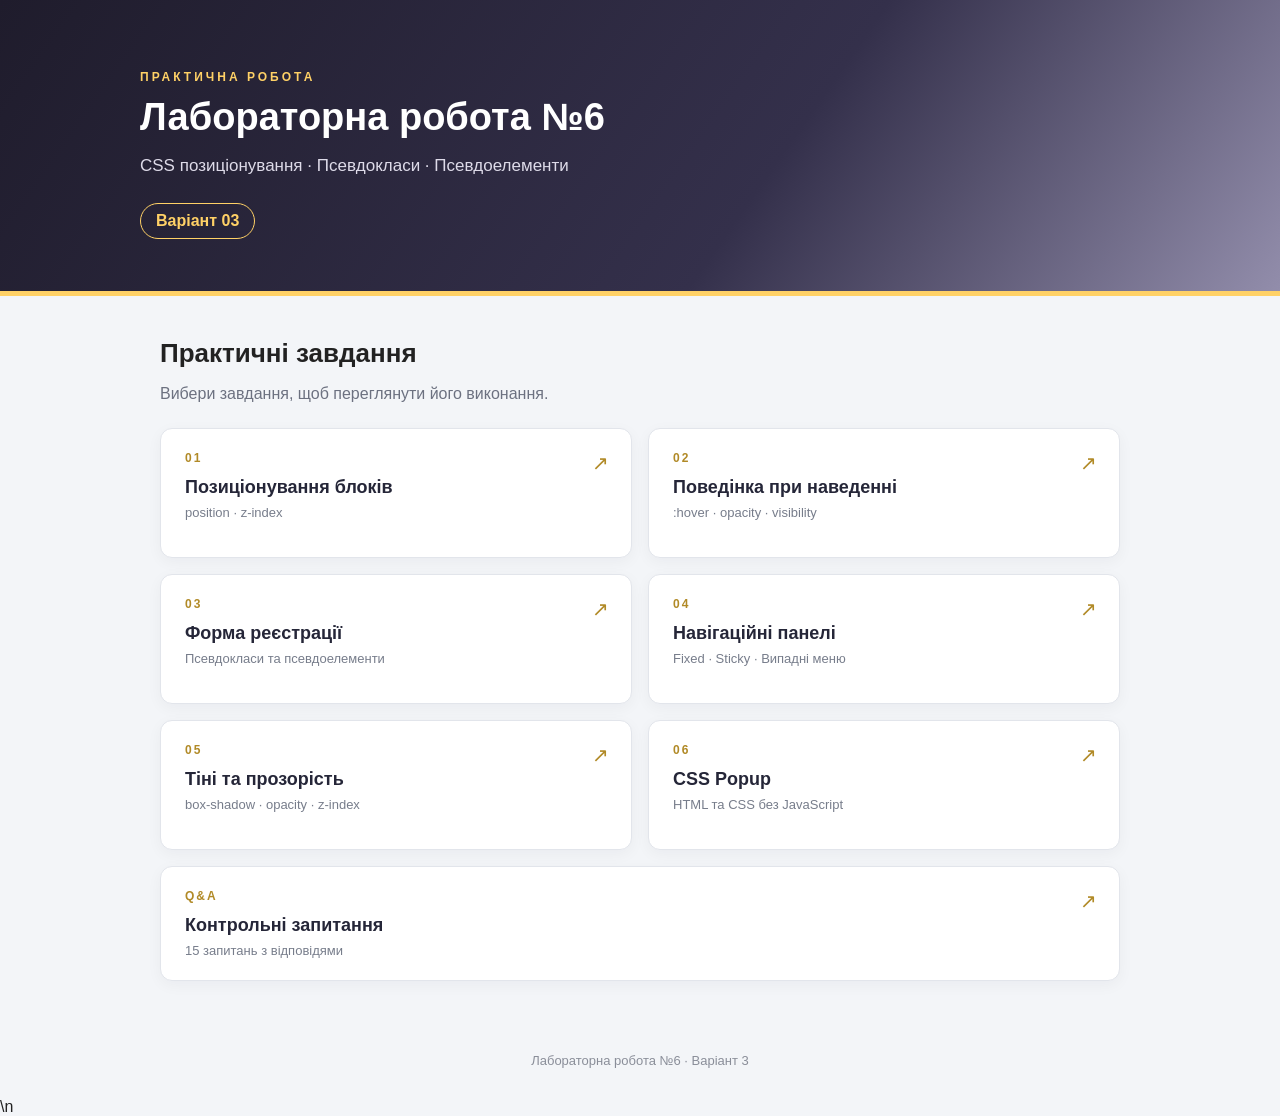
<file: lab6_v3/lab6_variant3/index.html>
<!DOCTYPE html>
<html lang="uk"><head><meta charset="UTF-8"><meta name="viewport" content="width=device-width, initial-scale=1.0"><title>Лабораторна №6 — Варіант 3</title><link rel="stylesheet" href="style.css"></head>
<body>
<header class="hero"><div class="hero-inner"><p class="eyebrow">ПРАКТИЧНА РОБОТА</p><h1>Лабораторна робота №6</h1><p class="hero-subtitle">CSS позиціонування · Псевдокласи · Псевдоелементи</p><span class="variant">Варіант 03</span></div></header>
<main class="home-wrap"><h2>Практичні завдання</h2><p class="home-note">Вибери завдання, щоб переглянути його виконання.</p>
<div class="task-grid">
<a class="task-card" href="task1.html"><span class="task-number">01</span><span class="task-name">Позиціонування блоків</span><span class="task-desc">position · z-index</span><span class="arrow">↗</span></a>
<a class="task-card" href="task2.html"><span class="task-number">02</span><span class="task-name">Поведінка при наведенні</span><span class="task-desc">:hover · opacity · visibility</span><span class="arrow">↗</span></a>
<a class="task-card" href="task3.html"><span class="task-number">03</span><span class="task-name">Форма реєстрації</span><span class="task-desc">Псевдокласи та псевдоелементи</span><span class="arrow">↗</span></a>
<a class="task-card" href="task4.html"><span class="task-number">04</span><span class="task-name">Навігаційні панелі</span><span class="task-desc">Fixed · Sticky · Випадні меню</span><span class="arrow">↗</span></a>
<a class="task-card" href="task5.html"><span class="task-number">05</span><span class="task-name">Тіні та прозорість</span><span class="task-desc">box-shadow · opacity · z-index</span><span class="arrow">↗</span></a>
<a class="task-card" href="task6.html"><span class="task-number">06</span><span class="task-name">CSS Popup</span><span class="task-desc">HTML та CSS без JavaScript</span><span class="arrow">↗</span></a>
<a class="task-card questions" href="control.html"><span class="task-number">Q&A</span><span class="task-name">Контрольні запитання</span><span class="task-desc">15 запитань з відповідями</span><span class="arrow">↗</span></a>
</div></main><footer class="footer">Лабораторна робота №6 · Варіант 3</footer></body></html>\n
</file>
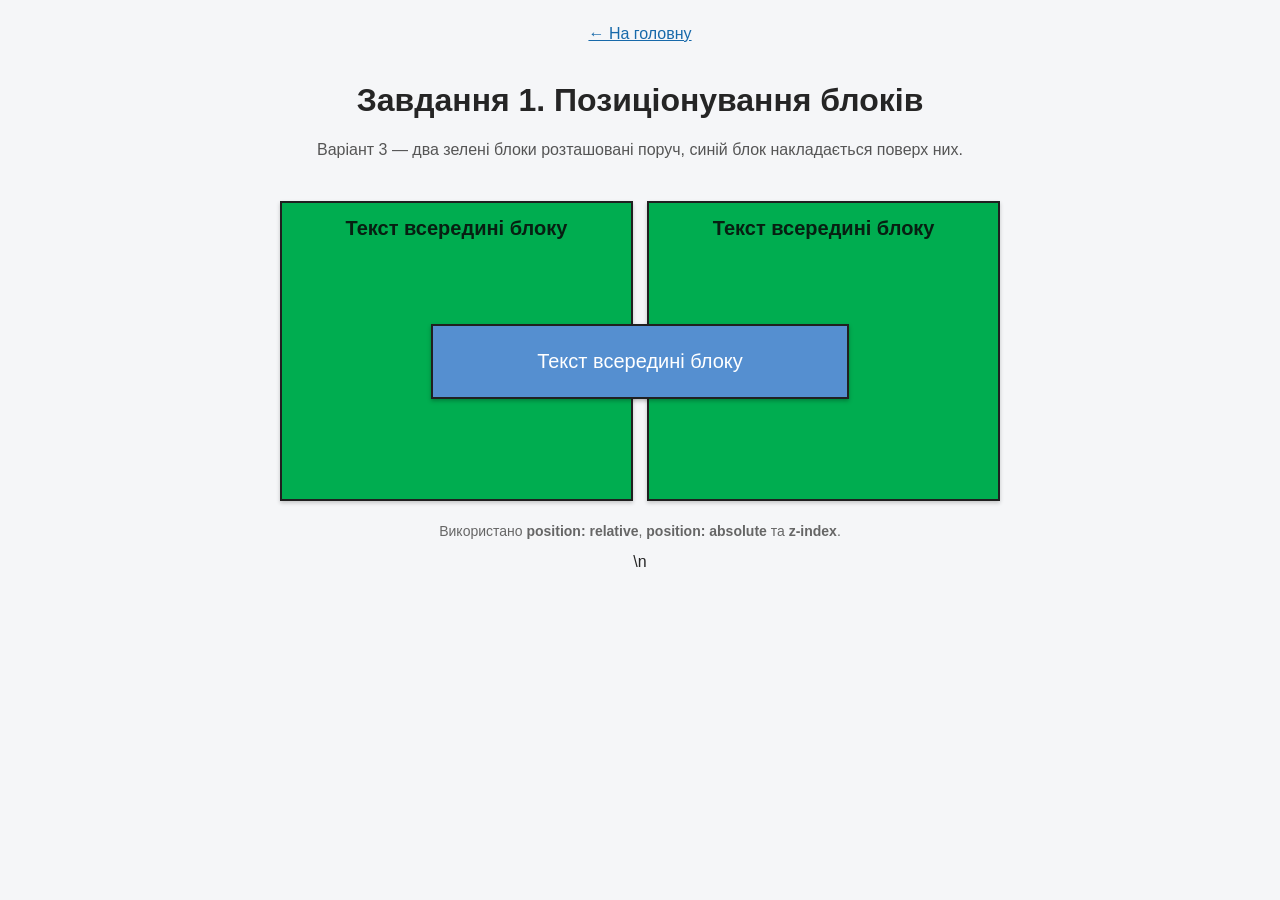
<file: lab6_v3/lab6_variant3/task1.html>
<!DOCTYPE html><html lang="uk"><head><meta charset="UTF-8"><meta name="viewport" content="width=device-width,initial-scale=1"><title>Завдання 1 — Варіант 3</title><link rel="stylesheet" href="task1.css"></head><body><a class="back" href="index.html">← На головну</a><h1>Завдання 1. Позиціонування блоків</h1><p class="intro">Варіант 3 — два зелені блоки розташовані поруч, синій блок накладається поверх них.</p><div class="example"><div class="green green-left">Текст всередині блоку</div><div class="green green-right">Текст всередині блоку</div><div class="blue">Текст всередині блоку</div></div><p class="hint">Використано <b>position: relative</b>, <b>position: absolute</b> та <b>z-index</b>.</p></body></html>\n
</file>
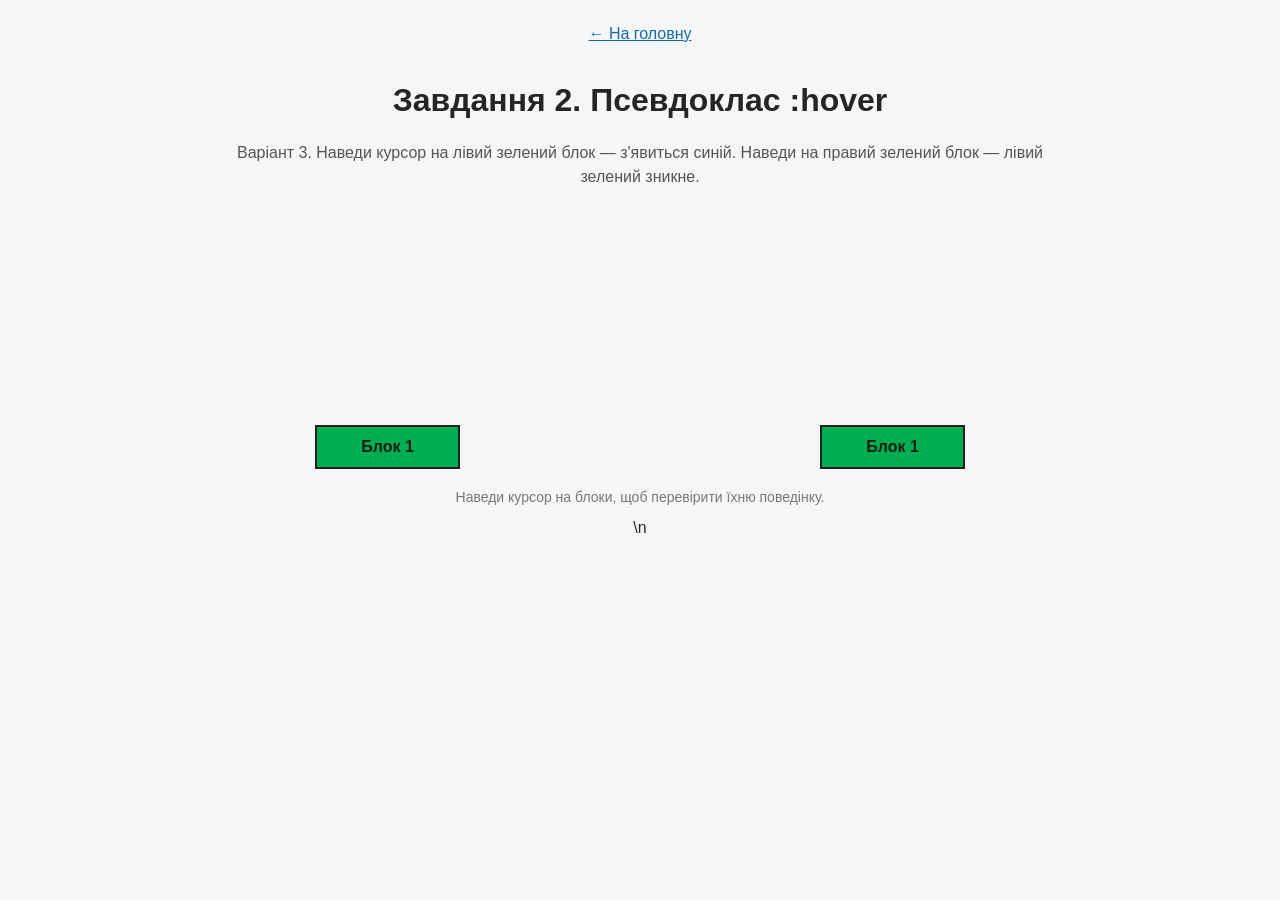
<file: lab6_v3/lab6_variant3/task2.html>
<!DOCTYPE html><html lang="uk"><head><meta charset="UTF-8"><meta name="viewport" content="width=device-width,initial-scale=1"><title>Завдання 2 — Варіант 3</title><link rel="stylesheet" href="task2.css"></head><body><a class="back" href="index.html">← На головну</a><h1>Завдання 2. Псевдоклас :hover</h1><p class="intro">Варіант 3. Наведи курсор на лівий зелений блок — з'явиться синій. Наведи на правий зелений блок — лівий зелений зникне.</p><div class="stage"><div class="block block-left">Блок 1</div><div class="block block-right">Блок 1</div><div class="block block-blue">Текст всередині<br>Блоку 2</div></div><p class="hint">Наведи курсор на блоки, щоб перевірити їхню поведінку.</p></body></html>\n
</file>
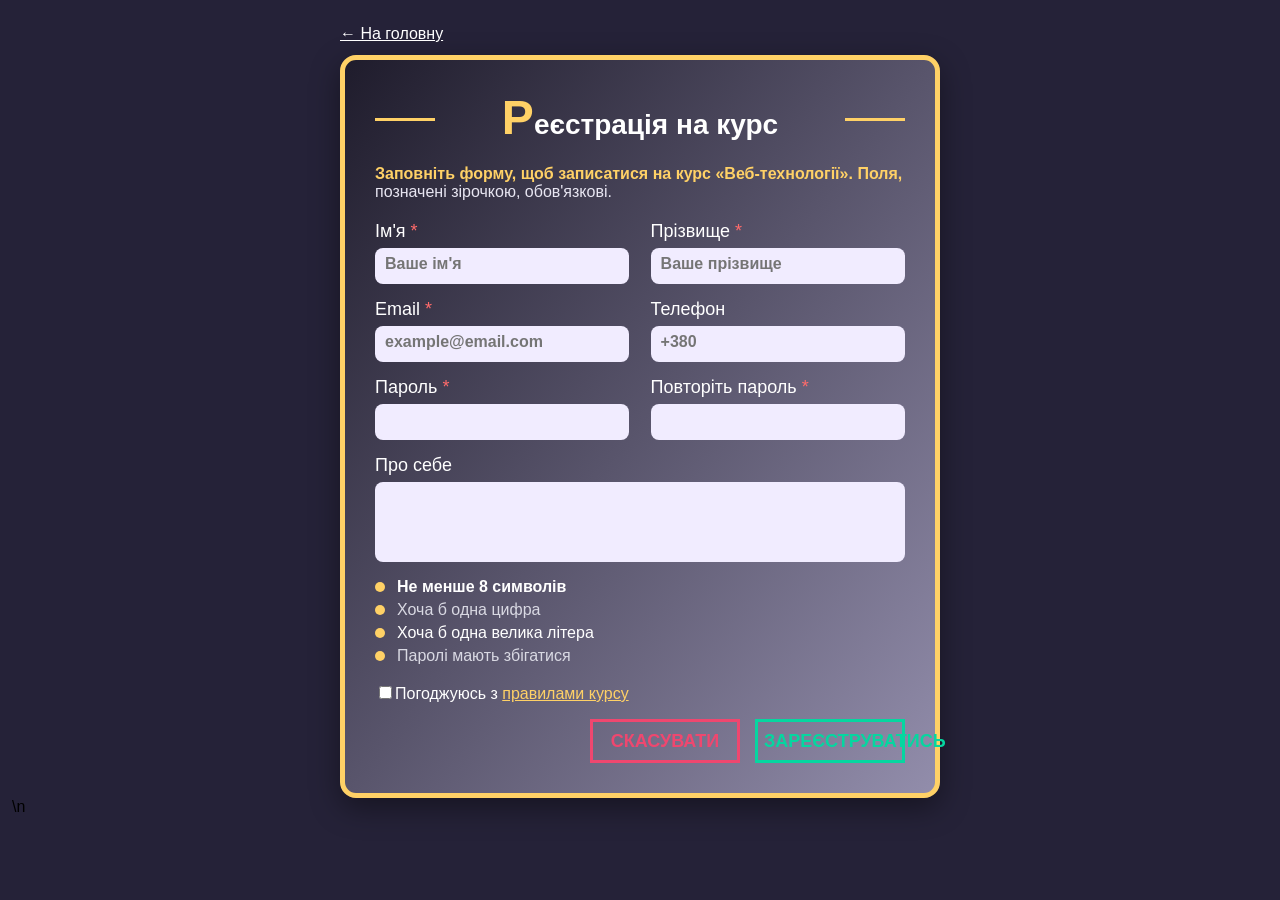
<file: lab6_v3/lab6_variant3/task3.html>
<!DOCTYPE html><html lang="uk"><head><meta charset="UTF-8"><meta name="viewport" content="width=device-width,initial-scale=1"><title>Реєстрація на курс</title><link rel="stylesheet" href="task3.css"></head><body><a class="back" href="index.html">← На головну</a><form class="form"><h1 class="form-title">Реєстрація на курс</h1><p class="form-intro">Заповніть форму, щоб записатися на курс «Веб-технології». Поля, позначені зірочкою, обов'язкові.</p>
<div class="form-fields">
<div class="form-group"><label class="form-label form-label--required" for="firstname">Ім'я</label><input class="form-input" type="text" id="firstname" placeholder="Ваше ім'я" required></div>
<div class="form-group"><label class="form-label form-label--required" for="lastname">Прізвище</label><input class="form-input" type="text" id="lastname" placeholder="Ваше прізвище" required></div>
<div class="form-group"><label class="form-label form-label--required" for="email">Email</label><input class="form-input" type="email" id="email" placeholder="example@email.com" required></div>
<div class="form-group"><label class="form-label" for="phone">Телефон</label><input class="form-input" type="tel" id="phone" placeholder="+380"></div>
<div class="form-group"><label class="form-label form-label--required" for="password">Пароль</label><input class="form-input form-input--password" type="password" id="password" required minlength="8"></div>
<div class="form-group"><label class="form-label form-label--required" for="password2">Повторіть пароль</label><input class="form-input form-input--password" type="password" id="password2" required></div>
</div>
<div class="form-group form-group--full"><label class="form-label" for="about">Про себе</label><textarea class="form-textarea" id="about"></textarea></div>
<ul class="form-hints"><li>Не менше 8 символів</li><li>Хоча б одна цифра</li><li>Хоча б одна велика літера</li><li>Паролі мають збігатися</li></ul>
<p class="form-rules"><input type="checkbox" id="agree" required><label for="agree">Погоджуюсь з <a class="rules-link" href="#rules">правилами курсу</a></label></p>
<div class="form-buttons"><button class="btn btn-reset" type="reset">Скасувати</button><button class="btn btn-submit" type="submit">Зареєструватись</button></div></form></body></html>\n
</file>
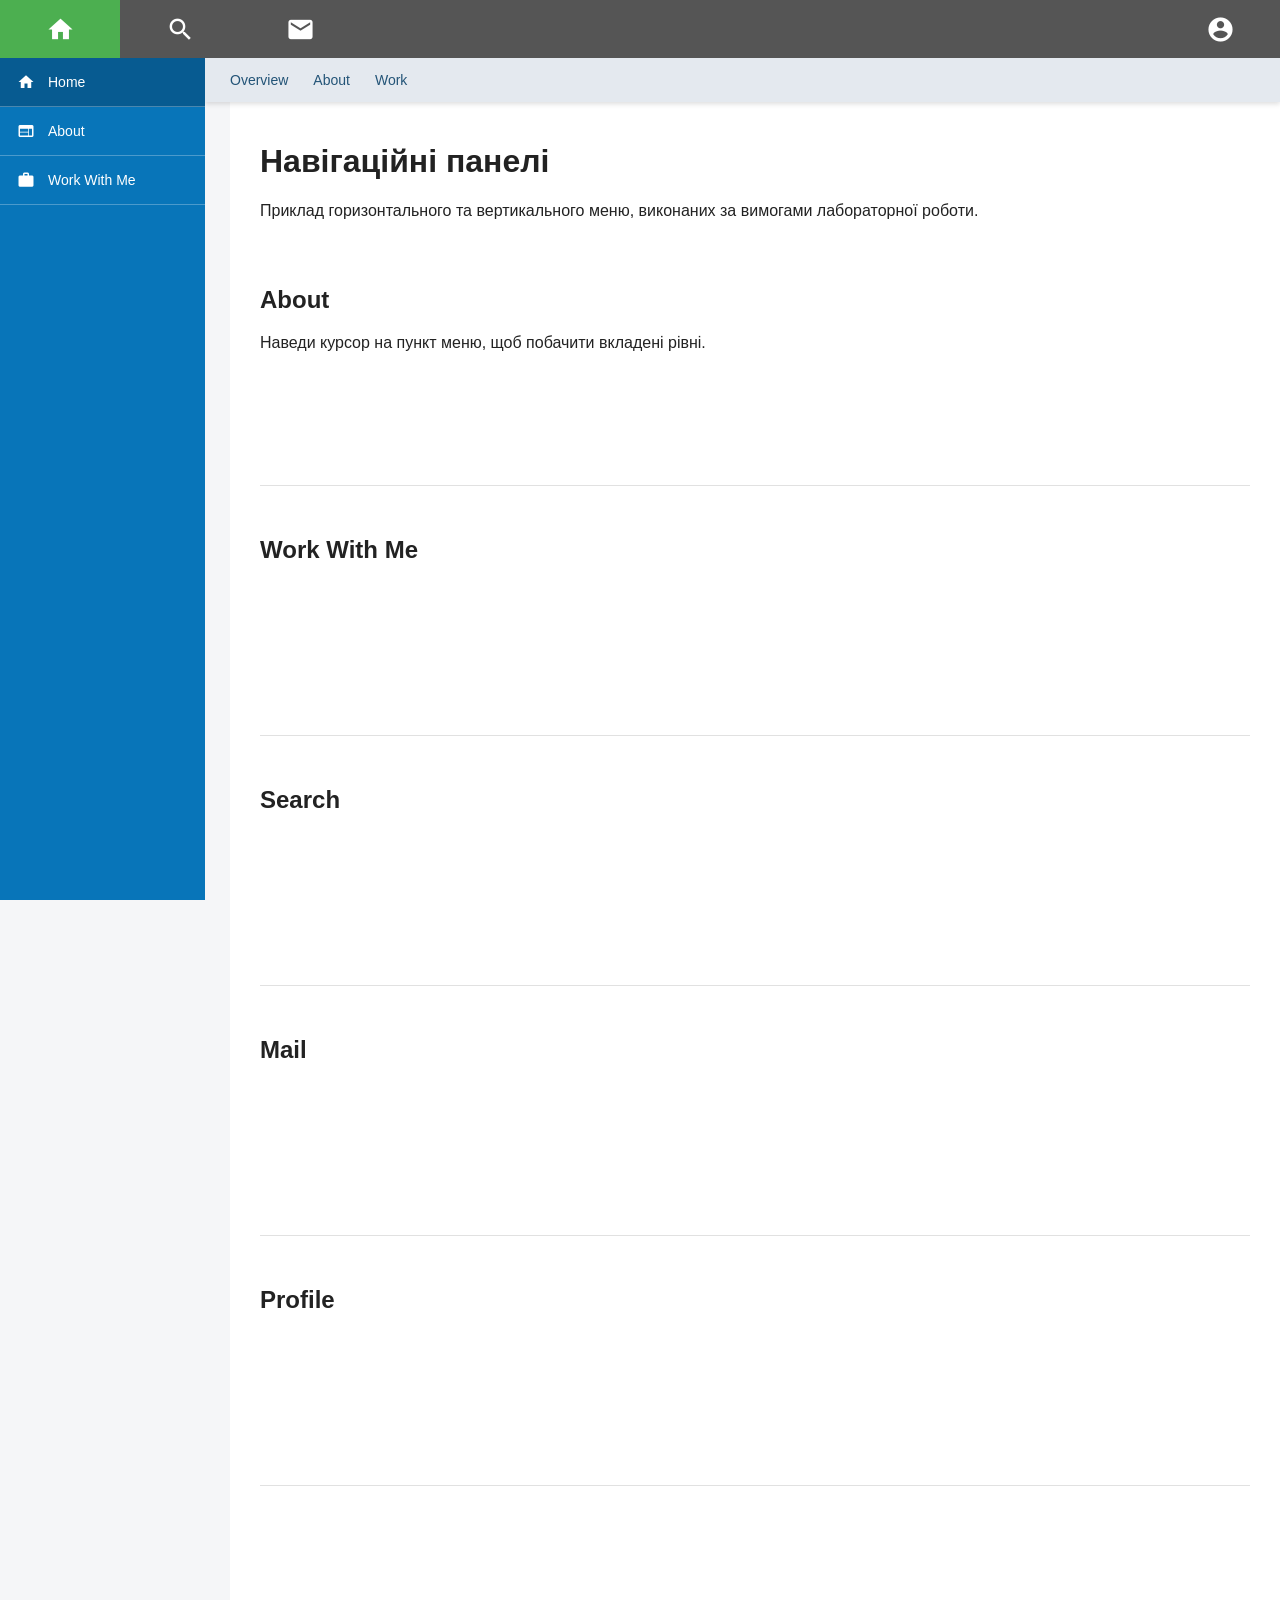
<file: lab6_v3/lab6_variant3/task4.html>
<!DOCTYPE html><html lang="uk"><head><meta charset="UTF-8"><meta name="viewport" content="width=device-width,initial-scale=1"><title>Завдання 4 — Навігаційні панелі</title><link rel="stylesheet" href="task4.css"><link href="https://fonts.googleapis.com/icon?family=Material+Icons" rel="stylesheet"></head><body>
<nav class="horizontal"><ul class="horizontal-list"><li class="current"><a href="#home" aria-label="Головна"><span class="material-icons">home</span></a></li><li><a href="#search" aria-label="Пошук"><span class="material-icons">search</span></a></li><li><a href="#mail" aria-label="Пошта"><span class="material-icons">mail</span></a></li><li class="profile"><a href="#profile" aria-label="Профіль"><span class="material-icons">account_circle</span></a></li></ul></nav>
<nav class="vertical"><ul><li class="current"><a href="#home"><span class="material-icons">home</span><span>Home</span></a></li><li><a href="#about"><span class="material-icons">web</span><span>About</span></a><ul><li><a href="#team">Our team</a><ul><li><a href="#teachers">Teachers</a></li></ul></li></ul></li><li><a href="#work"><span class="material-icons">work</span><span>Work With Me</span></a><ul><li><a href="#design">Design</a><ul><li><a href="#webdesign">Web design</a></li></ul></li></ul></li></ul></nav>
<div class="sticky"><a href="#home">Overview</a><a href="#about">About</a><a href="#work">Work</a></div>
<main class="content"><h1 id="home">Навігаційні панелі</h1><p>Приклад горизонтального та вертикального меню, виконаних за вимогами лабораторної роботи.</p><section id="about"><h2>About</h2><p>Наведи курсор на пункт меню, щоб побачити вкладені рівні.</p></section><section id="work"><h2>Work With Me</h2></section><section id="search"><h2>Search</h2></section><section id="mail"><h2>Mail</h2></section><section id="profile"><h2>Profile</h2></section></main></body></html>\n
</file>
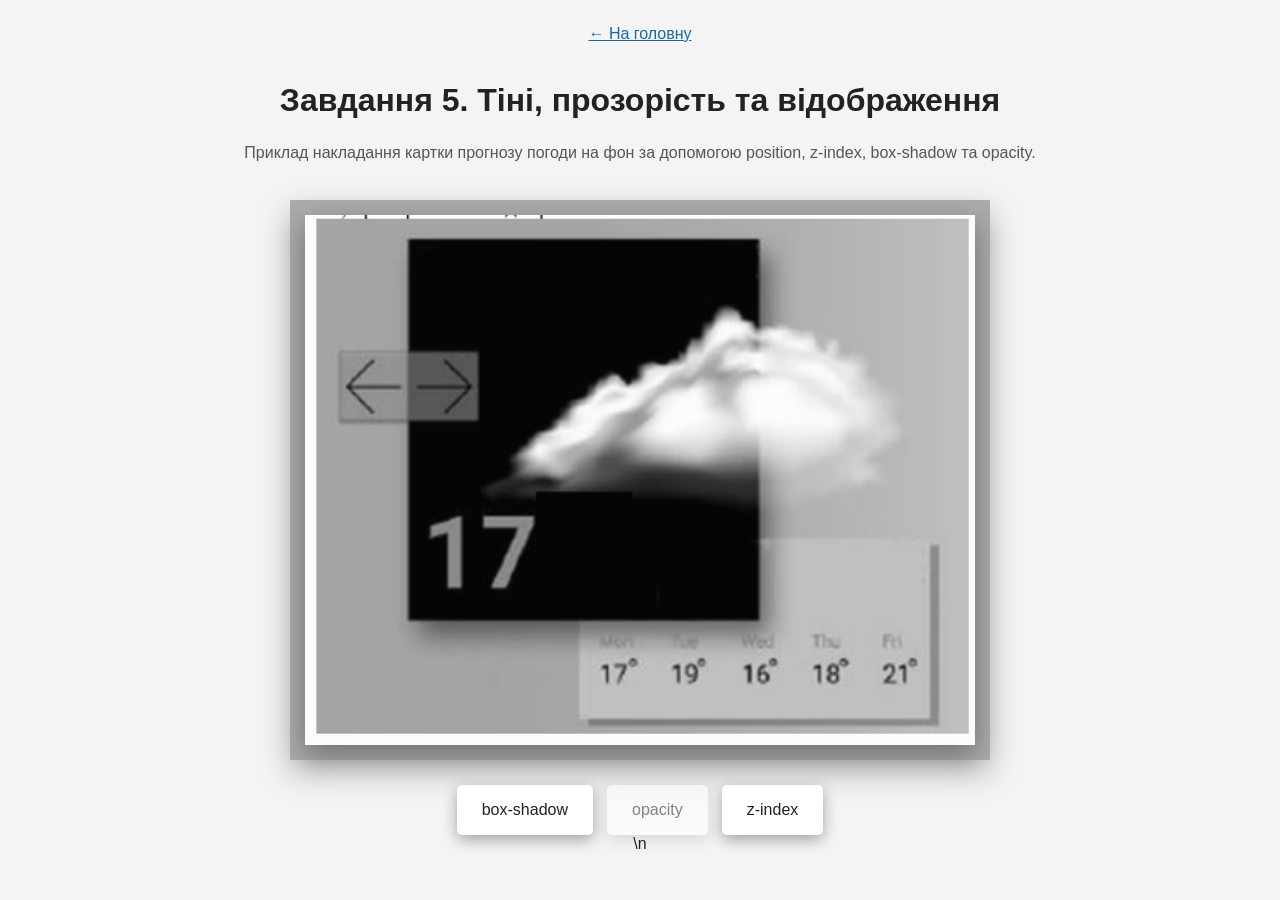
<file: lab6_v3/lab6_variant3/task5.html>
<!DOCTYPE html><html lang="uk"><head><meta charset="UTF-8"><meta name="viewport" content="width=device-width,initial-scale=1"><title>Завдання 5 — Тіні та прозорість</title><link rel="stylesheet" href="task5.css"></head><body><a class="back" href="index.html">← На головну</a><h1>Завдання 5. Тіні, прозорість та відображення</h1><p class="intro">Приклад накладання картки прогнозу погоди на фон за допомогою position, z-index, box-shadow та opacity.</p><div class="weather-scene"><img class="weather-reference" src="weather-example.png" alt="Приклад картки прогнозу погоди з накладанням"></div><div class="explain"><span class="shadow-sample">box-shadow</span><span class="opacity-sample">opacity</span><span class="layer-sample">z-index</span></div></body></html>\n
</file>
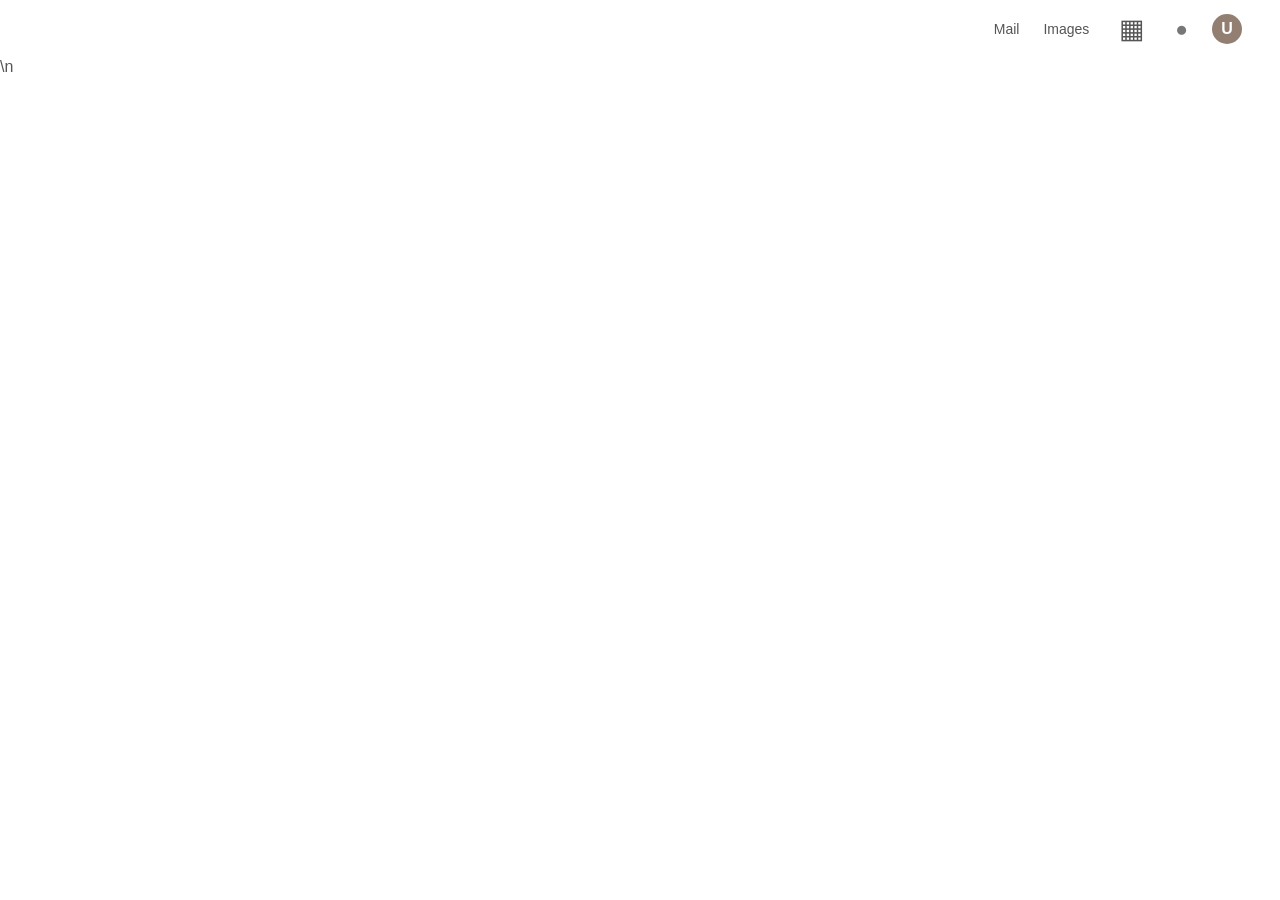
<file: lab6_v3/lab6_variant3/task6.html>
<!DOCTYPE html><html lang="uk"><head><meta charset="UTF-8"><meta name="viewport" content="width=device-width,initial-scale=1"><title>Завдання 6 — Popup</title><link rel="stylesheet" href="task6.css"></head><body>
<header class="topbar"><a href="#mail">Mail</a><a href="#images">Images</a><label class="popup-button" for="popup-toggle" tabindex="0" role="button" aria-label="Відкрити список програм"><span class="grid-icon">▦</span></label><span class="bell">●</span><span class="avatar">U</span></header>
<input class="popup-toggle" type="checkbox" id="popup-toggle">
<section class="popup" tabindex="0" aria-label="Список програм">
<div class="apps-grid">
<a class="app" href="#calendar" tabindex="0"><span class="app-icon calendar">▦</span><span>Calendar</span></a>
<a class="app" href="#mail" tabindex="0"><span class="app-icon mail">✉</span><span>Mail</span></a>
<a class="app" href="#news" tabindex="0"><span class="app-icon news">▤</span><span>News</span></a>
<a class="app" href="#map" tabindex="0"><span class="app-icon map">📍</span><span>Map</span></a>
<a class="app" href="#files" tabindex="0"><span class="app-icon files">📁</span><span>Files</span></a>
<a class="app" href="#contacts" tabindex="0"><span class="app-icon contacts">▣</span><span>Contacts</span></a>
<a class="app" href="#translate" tabindex="0"><span class="app-icon translate">A文</span><span>Translate</span></a>
<a class="app" href="#videos" tabindex="0"><span class="app-icon videos">▶</span><span>Videos</span></a>
<a class="app" href="#search" tabindex="0"><span class="app-icon search">GO!</span><span>Search</span></a>
<a class="app extra" href="#photos" tabindex="0"><span class="app-icon photos">▧</span><span>Photos</span></a>
<a class="app extra" href="#apps" tabindex="0"><span class="app-icon apps">◒</span><span>Apps</span></a>
<a class="app extra" href="#documents" tabindex="0"><span class="app-icon documents">▤</span><span>Documents</span></a>
<a class="app extra" href="#chat" tabindex="0"><span class="app-icon chat">☏</span><span>Chat</span></a>
<a class="app extra" href="#classroom" tabindex="0"><span class="app-icon classroom">✎</span><span>Classroom</span></a>
<a class="app extra" href="#collection" tabindex="0"><span class="app-icon collection">✦</span><span>Collection</span></a>
</div>
<input class="more-toggle" type="checkbox" id="more-toggle"><label class="more-button" for="more-toggle" tabindex="0" role="button">More</label>
</section>
</body></html>\n
</file>
<file: lab6_v3/lab6_variant3/style.css>
*{box-sizing:border-box}body{margin:0;font-family:Arial,"Helvetica Neue",Helvetica,sans-serif;background:#f3f5f8;color:#222}
.hero{background:linear-gradient(125deg,#1f1c2c,#34304b 60%,#928dab);color:#fff;padding:58px 20px 52px;border-bottom:5px solid #ffd166}
.hero-inner{max-width:1000px;margin:auto}.eyebrow{font-size:12px;letter-spacing:3px;color:#ffd166;font-weight:bold}.hero h1{font-size:38px;margin:12px 0}.hero-subtitle{color:#dedbe9;font-size:17px}.variant{display:inline-block;margin-top:10px;padding:8px 15px;border:1px solid #ffd166;border-radius:20px;color:#ffd166;font-weight:bold}
.home-wrap{max-width:1000px;margin:42px auto;padding:0 20px}.home-wrap h2{font-size:26px;margin-bottom:7px}.home-note{color:#6c7180;margin-bottom:25px}
.task-grid{display:grid;grid-template-columns:repeat(2,minmax(0,1fr));gap:16px}.task-card{position:relative;min-height:130px;padding:22px 24px;background:white;border:1px solid #e2e5eb;border-radius:12px;text-decoration:none;color:#252638;box-shadow:0 4px 15px #1f1c2c0b;transition:.2s}
.task-card:hover{transform:translateY(-4px);border-color:#ffd166;box-shadow:0 10px 25px #1f1c2c18}.task-number{display:block;color:#b18a27;font-size:12px;font-weight:bold;letter-spacing:2px;margin-bottom:12px}.task-name{display:block;font-size:18px;font-weight:bold}.task-desc{display:block;color:#777d8b;font-size:13px;margin-top:7px}.arrow{position:absolute;right:22px;top:22px;color:#b18a27;font-size:20px}.questions{grid-column:1/-1;min-height:100px}.footer{text-align:center;color:#8a8e99;padding:30px;font-size:13px}
@media(max-width:650px){.hero h1{font-size:29px}.task-grid{grid-template-columns:1fr}.questions{grid-column:auto}}\n
</file>
<file: lab6_v3/lab6_variant3/task1.css>
*{box-sizing:border-box}body{margin:0;padding:25px 18px;font-family:Arial,sans-serif;background:#f5f6f8;text-align:center;color:#252525}
.back{display:inline-block;margin-bottom:18px;color:#1769aa}.intro{color:#555}
.example{position:relative;width:min(720px,96vw);height:300px;margin:42px auto 22px}
.green{position:absolute;top:0;width:49%;height:100%;background:#00ad50;border:2px solid #202020;box-shadow:0 2px 4px #0003;color:#071f12;font-size:20px;font-weight:bold;padding:14px 8px}
.green-left{left:0}.green-right{right:0}
.blue{position:absolute;z-index:2;left:21%;top:41%;width:58%;height:25%;background:#558fd0;border:2px solid #202020;box-shadow:0 2px 4px #0004;color:#fff;display:flex;align-items:center;justify-content:center;font-size:20px;padding:10px}
.hint{color:#666;font-size:14px}
@media(max-width:520px){.example{height:230px}.green,.blue{font-size:14px}}\n
</file>
<file: lab6_v3/lab6_variant3/task2.css>
*{box-sizing:border-box}body{margin:0;padding:25px 18px;font-family:Arial,sans-serif;text-align:center;background:#f5f6f8;color:#252525}.back{display:inline-block;margin-bottom:18px;color:#1769aa}.intro{max-width:850px;margin:0 auto;color:#555;line-height:1.5}
.stage{position:relative;width:min(650px,96vw);height:245px;margin:35px auto 20px}
.block{position:absolute;border:2px solid #202020;display:flex;align-items:center;justify-content:center;font-weight:bold}
.block-left,.block-right{bottom:0;width:145px;height:44px;background:#00ad50;color:#071f12;z-index:2}
.block-left{left:0}.block-right{right:0}
.block-blue{left:50%;top:0;transform:translateX(-50%);width:138px;height:150px;background:#558fd0;color:white;line-height:1.5;opacity:0;visibility:hidden;z-index:1;transition:opacity .2s}
.block-left:hover~.block-blue{opacity:1;visibility:visible}
.stage:has(.block-right:hover) .block-left{opacity:0;visibility:hidden}
.hint{font-size:14px;color:#777}\n
</file>
<file: lab6_v3/lab6_variant3/task3.css>
*{box-sizing:border-box}body{margin:0;padding:25px 12px;font-family:Arial,"Helvetica Neue",Helvetica,sans-serif;background:#252238}.back{display:block;max-width:600px;margin:0 auto 12px;color:#fff}
.form{width:600px;max-width:100%;margin:0 auto;padding:30px;border:5px solid #ffd166;border-radius:16px;background:linear-gradient(to bottom right,#1f1c2c,#928dab);box-shadow:0 10px 30px rgba(0,0,0,.4)}
.form-title{position:relative;text-align:center;color:white;font-size:28px;font-weight:700;margin:0 0 20px}
.form-title:first-letter{font-size:48px;color:#ffd166}
.form-title:before,.form-title:after{content:'';position:absolute;width:60px;height:3px;top:50%;background:#ffd166;transition:width .2s,background .2s}
.form-title:before{left:0}.form-title:after{right:0}
.form-title:hover:before,.form-title:hover:after{width:90px;background:#06d6a0}
.form-intro{color:#e8e6f2;font-size:16px;margin:0 0 20px}.form-intro:first-line{color:#ffd166;font-weight:700}
.form-fields:after{display:block;content:'';clear:both}
.form-fields .form-group{float:left;width:48%;margin-bottom:15px}
.form-fields .form-group:nth-child(odd){margin-right:4%}.form-fields .form-group:nth-child(even){margin-right:0}
.form-label{display:block;color:white;font-size:18px;margin-bottom:6px}
.form-label--required:after{content:' *';color:#ff6b6b}
.form-input{width:100%;height:36px;padding:0 10px;font-size:16px;font-weight:700;color:#222;background:#f1ecff;border:0;border-bottom:4px solid transparent;border-radius:8px}
.form-input:hover{border-bottom-color:#ffd166}.form-input:focus{border-bottom-color:#06d6a0;background:#fff;outline:none}
.form-input--password:hover{border-bottom-color:#ff9f1c}.form-input--password:focus{border-bottom-color:#00b4d8;background:#fff}
.form-group--full{width:100%;margin:0 0 12px}.form-textarea{width:100%;height:80px;resize:none;padding:5px;border:0;border-radius:8px;background:#f1ecff;color:#222;font-size:16px}
.form-textarea:hover{box-shadow:0 0 10px 5px rgba(255,209,102,.6)}.form-textarea:focus{box-shadow:0 0 10px 5px rgba(6,214,160,.6);outline:none}
.form-hints{padding:0;margin:10px 0 18px;list-style:none;color:#d9d9e3}.form-hints li{margin-bottom:5px}.form-hints li:first-child{font-weight:700}.form-hints li:last-child{margin-bottom:0}
.form-hints li:nth-child(odd){color:white}.form-hints li:nth-child(even){color:#d9d9e3}
.form-hints li:before{content:'';display:inline-block;width:10px;height:10px;border-radius:50%;background:#ffd166;margin-right:12px}.form-hints li:hover:before{background:#06d6a0}
.form-rules{color:white}.rules-link:link{color:#ffd166}.rules-link:visited{color:#c9b6ff}.rules-link:hover{color:white;text-decoration:underline}.rules-link:active{color:#ef476f}
.form-buttons{text-align:right}.btn{width:150px;height:44px;font-size:18px;font-weight:bold;text-transform:uppercase;cursor:pointer;background:transparent}
.btn-reset{border:3px solid #ef476f;color:#ef476f}.btn-submit{border:3px solid #06d6a0;color:#06d6a0}.btn:last-child{margin-left:15px}
.btn-submit:hover{border-color:#06d6a0;color:white;background:#06d6a0;border-radius:15px}.btn-reset:hover{border-color:#ef476f;color:white;background:#ef476f;border-radius:15px}
.btn:focus{outline:3px dashed #ffd166;outline-offset:3px}
.btn-submit:active{border:3px solid #ffd166;background:#04785a;border-radius:25px;position:relative;top:2px}.btn-reset:active{border:3px solid #ffd166;background:#a8203d;border-radius:25px;position:relative;top:2px}
.btn-submit:active:after{content:' ✔'}.btn-reset:active:after{content:' ✖'}
@media(max-width:560px){.form{padding:20px}.form-title:before,.form-title:after{display:none}.form-fields .form-group{float:none;width:100%;margin-right:0}.btn{width:48%}.btn:last-child{margin-left:2%}}\n
</file>
<file: lab6_v3/lab6_variant3/task4.css>
*{box-sizing:border-box}body{margin:0;font-family:Arial,sans-serif;background:#f5f6f8;color:#222}
.horizontal{position:fixed;z-index:20;top:0;left:0;width:100%;height:58px;background:#555}
.horizontal-list{list-style:none;margin:0;padding:0;height:58px}.horizontal-list>li{float:left;width:120px;height:58px}.horizontal-list>li>a{display:flex;height:58px;align-items:center;justify-content:center;color:white;text-decoration:none}.horizontal .material-icons{font-size:29px}
.horizontal-list>li:hover>a,.horizontal-list>li:focus-within>a{background:#3eaa50}.horizontal-list>.current>a{background:#4caf50}.horizontal-list>.profile{float:right}
.vertical{position:fixed;z-index:15;top:58px;left:0;bottom:0;width:205px;background:#0875b9;color:white}
.vertical ul{list-style:none;margin:0;padding:0}.vertical li{position:relative}.vertical a{display:flex;align-items:center;gap:13px;padding:15px 17px;color:white;text-decoration:none;border-bottom:1px solid #ffffff45;font-size:14px}
.vertical .material-icons{font-size:18px}.vertical li:hover>a,.vertical li:focus-within>a,.vertical .current>a{background:#075b91}
.vertical li ul{display:none;position:absolute;top:0;left:100%;width:180px;background:#0869a6;box-shadow:2px 3px 8px #0003}
.vertical li:hover>ul,.vertical li:focus-within>ul{display:block}.vertical li ul a{padding:13px 16px}.vertical li ul li ul{background:#075b91}
.sticky{position:sticky;z-index:10;top:58px;margin-left:205px;margin-top:58px;padding:13px 25px;background:#e4e9ef;box-shadow:0 2px 5px #0002}
.sticky a{color:#235477;text-decoration:none;margin-right:25px;font-size:14px}.sticky a:hover{color:#168344;text-decoration:underline}
.content{margin-left:230px;padding:20px 30px 40px;min-height:1500px;background:white}.content section{min-height:250px;padding-top:30px;border-bottom:1px solid #e1e1e1}
@media(max-width:600px){.horizontal-list>li{width:70px}.vertical{width:165px}.sticky{margin-left:165px}.content{margin-left:180px;padding:20px 15px}.vertical a{padding:13px 10px}}\n
</file>
<file: lab6_v3/lab6_variant3/task5.css>
*{box-sizing:border-box}body{margin:0;padding:25px 18px;font-family:Arial,sans-serif;background:#f4f4f4;text-align:center;color:#222}.back{display:inline-block;margin-bottom:18px;color:#1769aa}
.intro{max-width:800px;margin:0 auto;color:#555;line-height:1.5}.weather-scene{width:min(700px,96vw);margin:35px auto 25px;padding:15px;background:#aaa;box-shadow:0 12px 30px #0004}
.weather-reference{display:block;width:100%;height:auto;box-shadow:0 10px 25px rgba(0,0,0,.35);opacity:.97}
.explain{display:flex;justify-content:center;gap:14px;flex-wrap:wrap}.explain span{padding:16px 25px;background:#fff;border-radius:5px}.shadow-sample{box-shadow:0 5px 15px #0005}.opacity-sample{opacity:.55;box-shadow:0 5px 15px #0003}.layer-sample{position:relative;z-index:2;box-shadow:0 5px 15px #0005}\n
</file>
<file: lab6_v3/lab6_variant3/task6.css>
*{box-sizing:border-box}body{margin:0;min-height:100vh;background:#fff;font-family:Arial,sans-serif;color:#555}
.topbar{height:58px;display:flex;align-items:center;justify-content:flex-end;gap:24px;padding:0 38px}.topbar>a{font-size:14px;color:#555;text-decoration:none}.topbar>a:hover{text-decoration:underline}
.popup-button{width:38px;height:38px;display:flex;align-items:center;justify-content:center;cursor:pointer;border:1px solid transparent;border-radius:3px;font-size:27px;color:#555}
.popup-button:hover,.popup-button:focus{border-color:#8ab4f8;outline:0}.grid-icon{line-height:1}
.bell{font-size:21px;color:#777}.avatar{width:30px;height:30px;border-radius:50%;background:#927f72;color:white;display:flex;align-items:center;justify-content:center;font-weight:bold}
.popup-toggle,.more-toggle{position:absolute;opacity:0;width:1px;height:1px}
.popup{position:absolute;top:68px;right:72px;width:415px;height:0;overflow:hidden;visibility:hidden;background:white;border:1px solid #d9d9d9;box-shadow:0 5px 18px #0003;transition:height .2s}
.popup:before{content:'';position:absolute;right:77px;top:-9px;width:16px;height:16px;background:white;border-left:1px solid #ddd;border-top:1px solid #ddd;transform:rotate(45deg)}
.popup-toggle:checked~.popup{height:470px;visibility:visible;overflow:hidden}
.popup:focus{outline:2px solid #8ab4f8;outline-offset:2px}
.apps-grid{display:grid;grid-template-columns:repeat(3,1fr);gap:0;padding:24px 22px 10px;height:405px;overflow:hidden}
.app{height:96px;display:flex;flex-direction:column;align-items:center;justify-content:center;gap:9px;color:#555;text-decoration:none;font-size:14px;border:1px solid transparent;border-radius:3px}
.app:hover,.app:focus{border-color:#ddd;outline:0;background:#fafcff}
.app-icon{width:55px;height:48px;display:flex;align-items:center;justify-content:center;font-size:28px;font-weight:bold}
.calendar{background:#d9e6f8;color:#668bb9}.mail{background:#f8d9c8;color:#fff;font-size:32px}.news{background:#d9e5f4;color:#607d9d}.map{background:#e3edce;color:#d21b16}.files{background:#fff0b8;color:#e8b92e;font-size:39px}.contacts{background:#5b873b;color:#e8f2df}.translate{color:#47789d}.videos{background:#c80000;color:#fff}.search{color:#3985b7;border:1px solid #aaa;font-size:17px;height:28px;margin:10px 0}
.extra{display:none}.more-button{display:block;height:48px;padding:15px;text-align:center;background:#f5f5f5;border-top:1px solid #eee;color:#666;cursor:pointer;font-size:14px}
.more-button:hover,.more-button:focus{background:#eaf2ff;outline:2px solid #8ab4f8;outline-offset:-2px}
.popup:has(.more-toggle:checked){height:520px;overflow-y:auto}
.popup:has(.more-toggle:checked) .apps-grid{height:auto;min-height:405px;overflow:visible}
.popup:has(.more-toggle:checked) .extra{display:flex}
.popup:has(.more-toggle:checked) .more-button{background:#f5f5f5}
.more-toggle:focus-visible+.more-button{outline:2px solid #8ab4f8}
@media(max-width:500px){.popup{right:10px;width:min(415px,calc(100vw - 20px))}.topbar{padding:0 12px;gap:15px}}

.popup-toggle:focus-visible~.popup{outline:2px solid #8ab4f8;outline-offset:2px}
.popup-toggle:focus-visible~.popup .apps-grid{outline:0}\n
</file>
